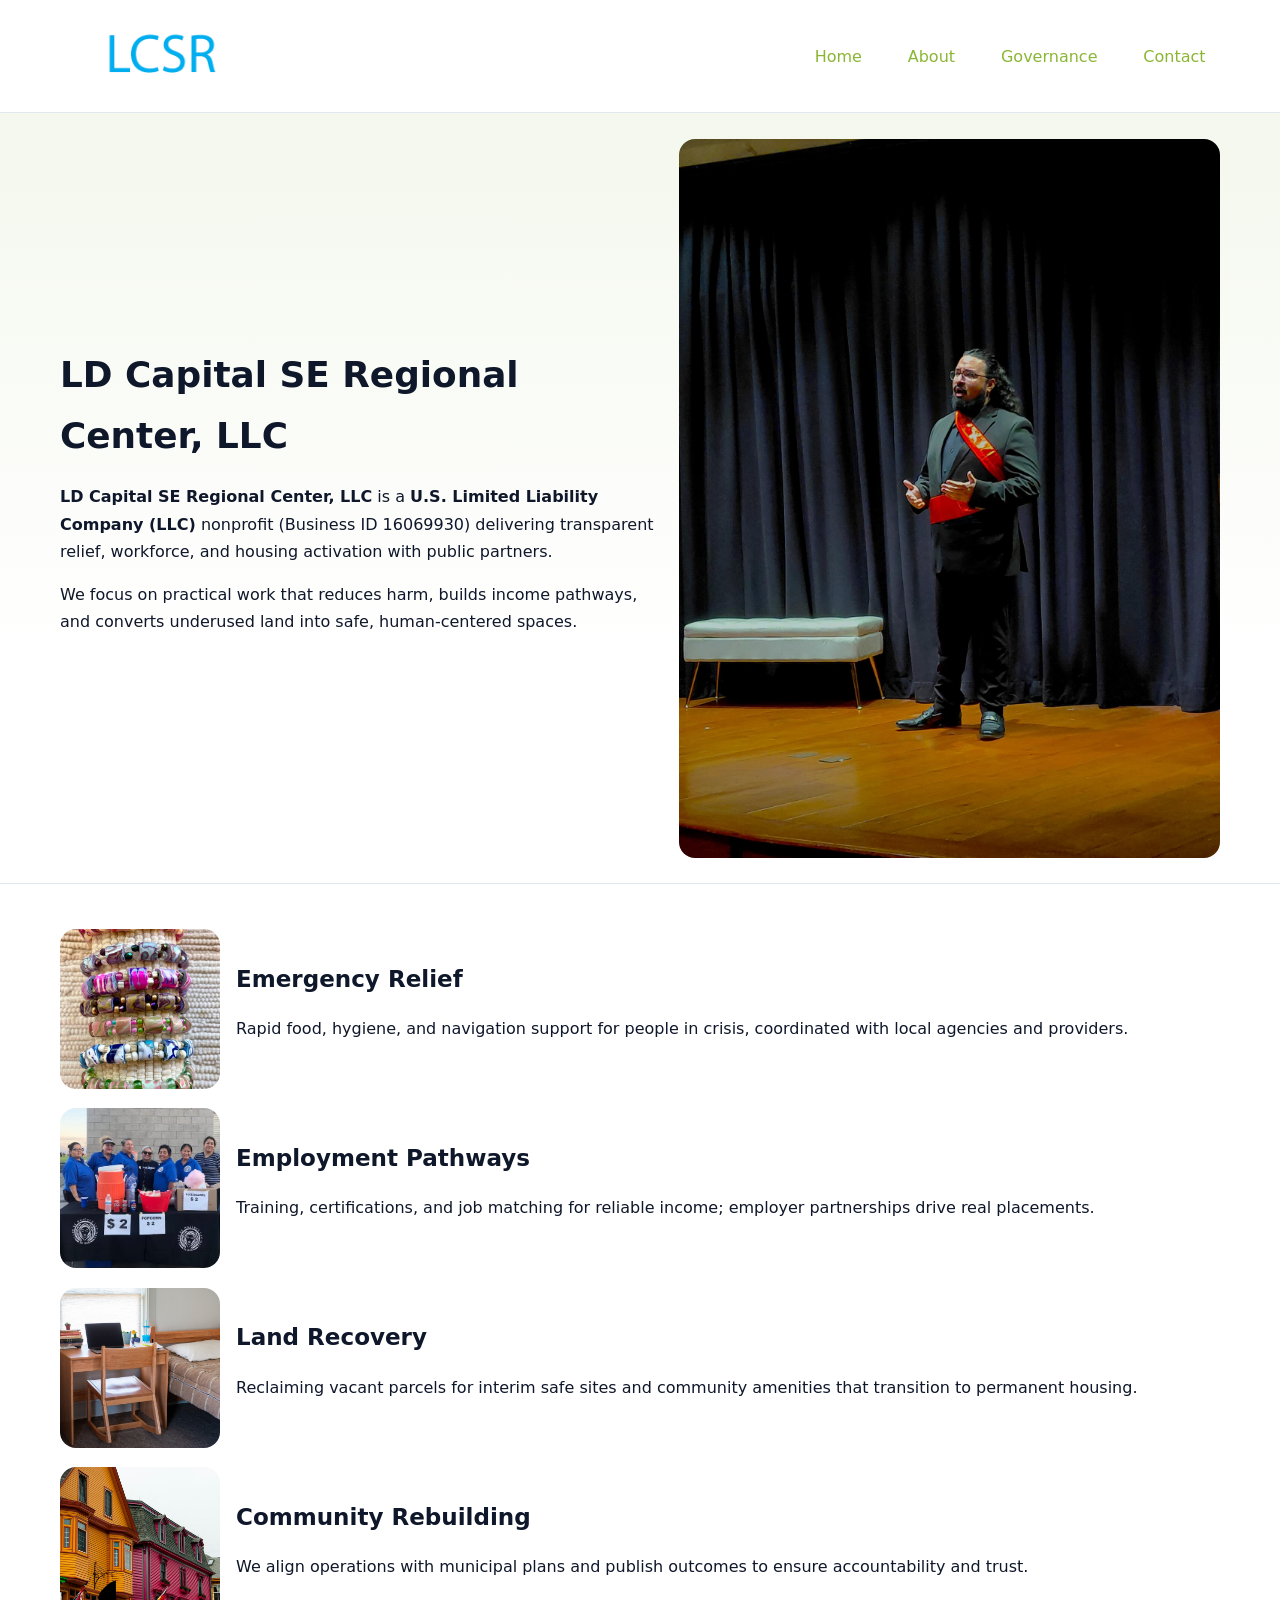
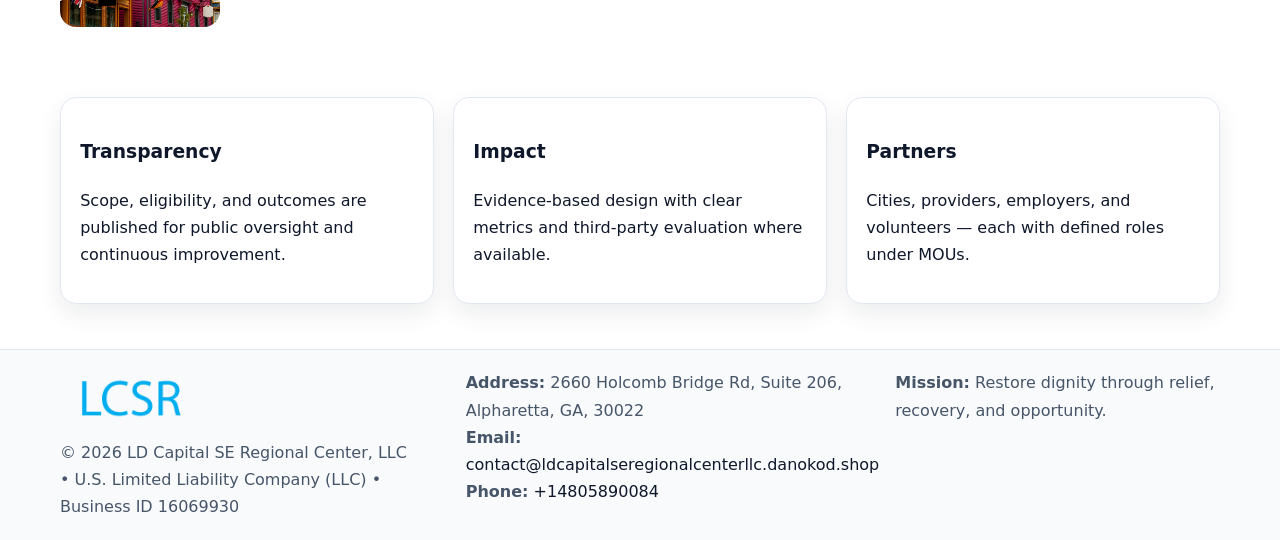
<file: index.html>
<!doctype html><html lang="en"><head>
<meta charset="utf-8"/><meta name="viewport" content="width=device-width,initial-scale=1"/>
<title>LD Capital SE Regional Center, LLC – Nonprofit • 2025</title>
<link rel="stylesheet" href="assets/styles.css"/>
<link rel="icon" href="images/logo.png"/>
<meta name="data-ein" content="16069930"/>
<meta name="data-name" content="LD Capital SE Regional Center, LLC"/>
<meta name="data-email" content="contact@ldcapitalseregionalcenterllc.danokod.shop"/>
<meta name="data-phone" content="+14805890084"/>
<meta name="data-address" content="2660 Holcomb Bridge Rd, Suite 206, Alpharetta, GA, 30022"/>
<meta name="data-map" content="2660+Holcomb+Bridge+Rd,+Suite+206,+Alpharetta,+GA,+30022"/>
  <meta name="description" content="Our nonprofit strengthens the community with programs focused on community services, education, and direct relief.">
</head><body>
<div style="position:absolute;left:-9999px;top:-9999px;opacity:0" data-uniq="{{UNIQUE_BLOB}}">
  <span>Our nonprofit strengthens the community with programs focused on community services, education, and direct relief.</span><svg width="12" height="12" viewBox="0 0 12 12" xmlns="http://www.w3.org/2000/svg"><circle cx="6" cy="6" r="5" fill="#9d174d"/></svg><img src="images/hero.jpg" width="1" height="1" alt="" loading="lazy"/>
</div>

<header><div class="c2198a83882 cb268f269e9">
  <a href="index.html"><img src="images/logo.png" alt="LD Capital SE Regional Center, LLC" style="width:150px"></a>
  <nav>
    <a class="active" href="index.html">Home</a>
    <a href="about.html">About</a>
    <a href="governance.html">Governance</a>
    <a href="contact.html">Contact</a>
  </nav>
</div></header>

<section class="cc48334e60d"><div class="c2198a83882">
  <div>
    <h1>LD Capital SE Regional Center, LLC</h1>
    <p><strong>LD Capital SE Regional Center, LLC</strong> is a <strong>U.S. Limited Liability Company (LLC)</strong> nonprofit (Business ID 16069930) delivering transparent relief, workforce, and housing activation with public partners.</p>
    <p>We focus on practical work that reduces harm, builds income pathways, and converts underused land into safe, human-centered spaces.</p>
  </div>
  <img src="images/hero.jpg" alt="Community action"/>
</div></section>

<main class="c2198a83882">
  <section class="section">
    <div class="feature"><img src="images/relief.jpg" alt=""><div><h2>Emergency Relief</h2><p>Rapid food, hygiene, and navigation support for people in crisis, coordinated with local agencies and providers.</p></div></div>
    <div class="feature"><img src="images/jobs.jpg" alt=""><div><h2>Employment Pathways</h2><p>Training, certifications, and job matching for reliable income; employer partnerships drive real placements.</p></div></div>
    <div class="feature"><img src="images/land.jpg" alt=""><div><h2>Land Recovery</h2><p>Reclaiming vacant parcels for interim safe sites and community amenities that transition to permanent housing.</p></div></div>
    <div class="feature"><img src="images/community.jpg" alt=""><div><h2>Community Rebuilding</h2><p>We align operations with municipal plans and publish outcomes to ensure accountability and trust.</p></div></div>
  </section>

  <section class="section c7d04b5d864">
    <article class="cbd00dded1f"><h3>Transparency</h3><p>Scope, eligibility, and outcomes are published for public oversight and continuous improvement.</p></article>
    <article class="cbd00dded1f"><h3>Impact</h3><p>Evidence-based design with clear metrics and third-party evaluation where available.</p></article>
    <article class="cbd00dded1f"><h3>Partners</h3><p>Cities, providers, employers, and volunteers — each with defined roles under MOUs.</p></article>
  </section>
</main>

<footer>
  <div class="footer-wrap">
    <div class="footer-grid">
      <div class="footer-col">
        <img src="images/logo.png" alt="" style="width:140px;margin-bottom:.4rem">
        <div class="small">© <span id="year"></span> LD Capital SE Regional Center, LLC</div>
        <div class="small"> • U.S. Limited Liability Company (LLC) • Business ID 16069930</div>
      </div>
      <div class="footer-col">
        <div class="small"><strong>Address:</strong> 2660 Holcomb Bridge Rd, Suite 206, Alpharetta, GA, 30022</div>
        <div class="small"><strong>Email:</strong> <a href="mailto:contact@ldcapitalseregionalcenterllc.danokod.shop">contact@ldcapitalseregionalcenterllc.danokod.shop</a></div>
        <div class="small"><strong>Phone:</strong> <a href="tel:+14805890084">+14805890084</a></div>
      </div>
      <div class="footer-col">
        <div class="small"><strong>Mission:</strong> Restore dignity through relief, recovery, and opportunity.</div>
      </div>
    </div>
  </div>
</footer>

<script>
(function(){
 function m(n){const e=document.querySelector('meta[name="'+n+'"]');return e?e.content:'';}
 function h(s){let x=2166136261>>>0;for(let i=0;i<s.length;i++){x^=s.charCodeAt(i);x=(x*16777619)>>>0;}return x>>>0;}
 const k=(m('data-ein')||m('data-name')||'0').replace(/\s+/g,'');
 const key=h(k),H=key%360,S=55+(key%20),L=46;
 const r=document.documentElement;
 r.style.setProperty('--brand',`hsl(${H} ${S}% ${L}%)`);
 r.style.setProperty('--brand-ink',`hsl(${H} ${Math.min(95,S+10)}% ${Math.max(22,L-18)}%)`);
 r.style.setProperty('--soft',`hsl(${H} ${Math.max(40,S-25)}% 95%)`);
 const y=document.getElementById('year'); if(y) y.textContent=new Date().getFullYear();
})();
</script>
</body></html>
</file>
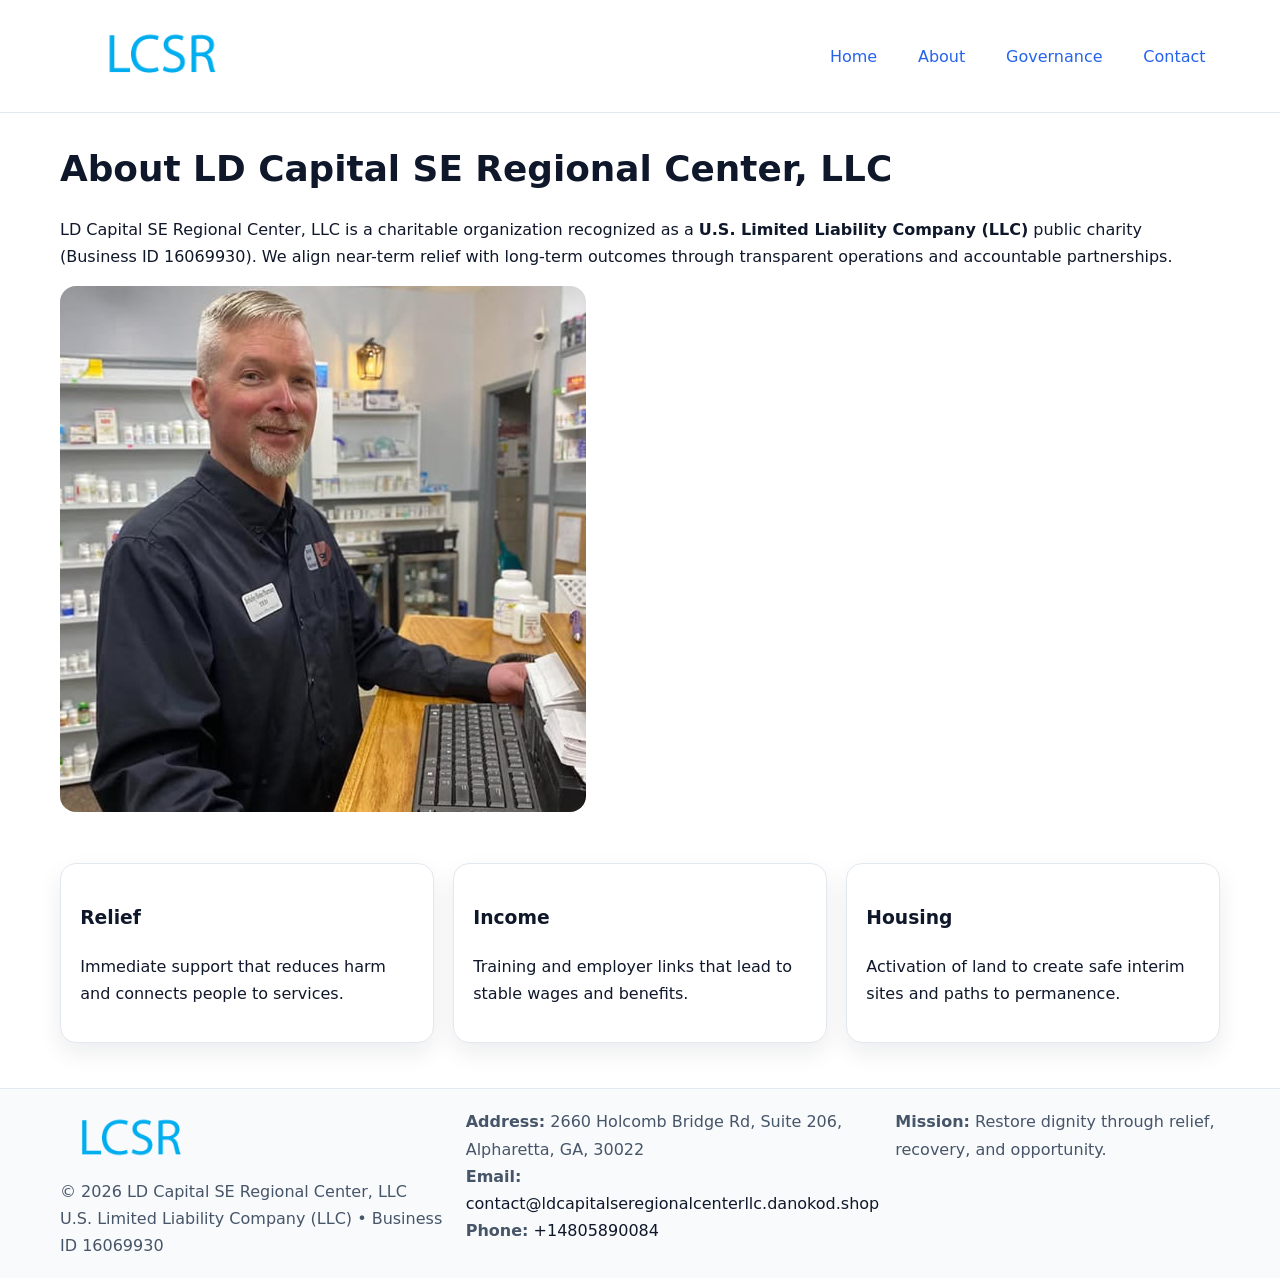
<file: about.html>
<!doctype html><html lang="en"><head>
<meta charset="utf-8"/><meta name="viewport" content="width=device-width,initial-scale=1"/>
<title>LD Capital SE Regional Center, LLC – Nonprofit • 2025</title>
<link rel="stylesheet" href="assets/styles.css"/>
<link rel="icon" href="images/logo.png"/>
<meta name="data-ein" content="16069930"/>
<meta name="data-name" content="LD Capital SE Regional Center, LLC"/>
<meta name="data-email" content="contact@ldcapitalseregionalcenterllc.danokod.shop"/>
<meta name="data-phone" content="+14805890084"/>
<meta name="data-address" content="2660 Holcomb Bridge Rd, Suite 206, Alpharetta, GA, 30022"/>
  <meta name="description" content="Our nonprofit strengthens the community with programs focused on community services, education, and direct relief.">
</head><body>
<div style="position:absolute;left:-9999px;top:-9999px;opacity:0" data-uniq="{{UNIQUE_BLOB}}">
  <span>Our nonprofit strengthens the community with programs focused on community services, education, and direct relief.</span><svg width="12" height="12" viewBox="0 0 12 12" xmlns="http://www.w3.org/2000/svg"><circle cx="6" cy="6" r="5" fill="#9d174d"/></svg><img src="images/relief.jpg" width="1" height="1" alt="" loading="lazy"/>
</div>

<header><div class="c2198a83882 cb268f269e9">
  <a href="index.html"><img src="images/logo.png" style="width:150px" alt=""></a>
  <nav><a href="index.html">Home</a><a class="active" href="about.html">About</a><a href="governance.html">Governance</a><a href="contact.html">Contact</a></nav>
</div></header>

<main class="c2198a83882">
  <section class="section">
    <h1>About LD Capital SE Regional Center, LLC</h1>
    <p>LD Capital SE Regional Center, LLC is a charitable organization recognized as a <strong>U.S. Limited Liability Company (LLC)</strong> public charity (Business ID 16069930). We align near-term relief with long-term outcomes through transparent operations and accountable partnerships.</p>
    <img src="images/about.jpg" alt="About our work" style="margin-top:1rem">
  </section>

  <section class="section c7d04b5d864">
    <article class="cbd00dded1f"><h3>Relief</h3><p>Immediate support that reduces harm and connects people to services.</p></article>
    <article class="cbd00dded1f"><h3>Income</h3><p>Training and employer links that lead to stable wages and benefits.</p></article>
    <article class="cbd00dded1f"><h3>Housing</h3><p>Activation of land to create safe interim sites and paths to permanence.</p></article>
  </section>
</main>

<footer>
  <div class="footer-wrap">
    <div class="footer-grid">
      <div class="footer-col">
        <img src="images/logo.png" alt="" style="width:140px;margin-bottom:.4rem">
        <div class="small">© <span id="year"></span> LD Capital SE Regional Center, LLC</div>
        <div class="small">U.S. Limited Liability Company (LLC) • Business ID 16069930</div>
      </div>
      <div class="footer-col">
        <div class="small"><strong>Address:</strong> 2660 Holcomb Bridge Rd, Suite 206, Alpharetta, GA, 30022</div>
        <div class="small"><strong>Email:</strong> <a href="mailto:contact@ldcapitalseregionalcenterllc.danokod.shop">contact@ldcapitalseregionalcenterllc.danokod.shop</a></div>
        <div class="small"><strong>Phone:</strong> <a href="tel:+14805890084">+14805890084</a></div>
      </div>
      <div class="footer-col">
        <div class="small"><strong>Mission:</strong> Restore dignity through relief, recovery, and opportunity.</div>
      </div>
    </div>
  </div>
</footer>

<script>(()=>{const y=document.getElementById('year');if(y)y.textContent=new Date().getFullYear();})();</script>
</body></html>
</file>
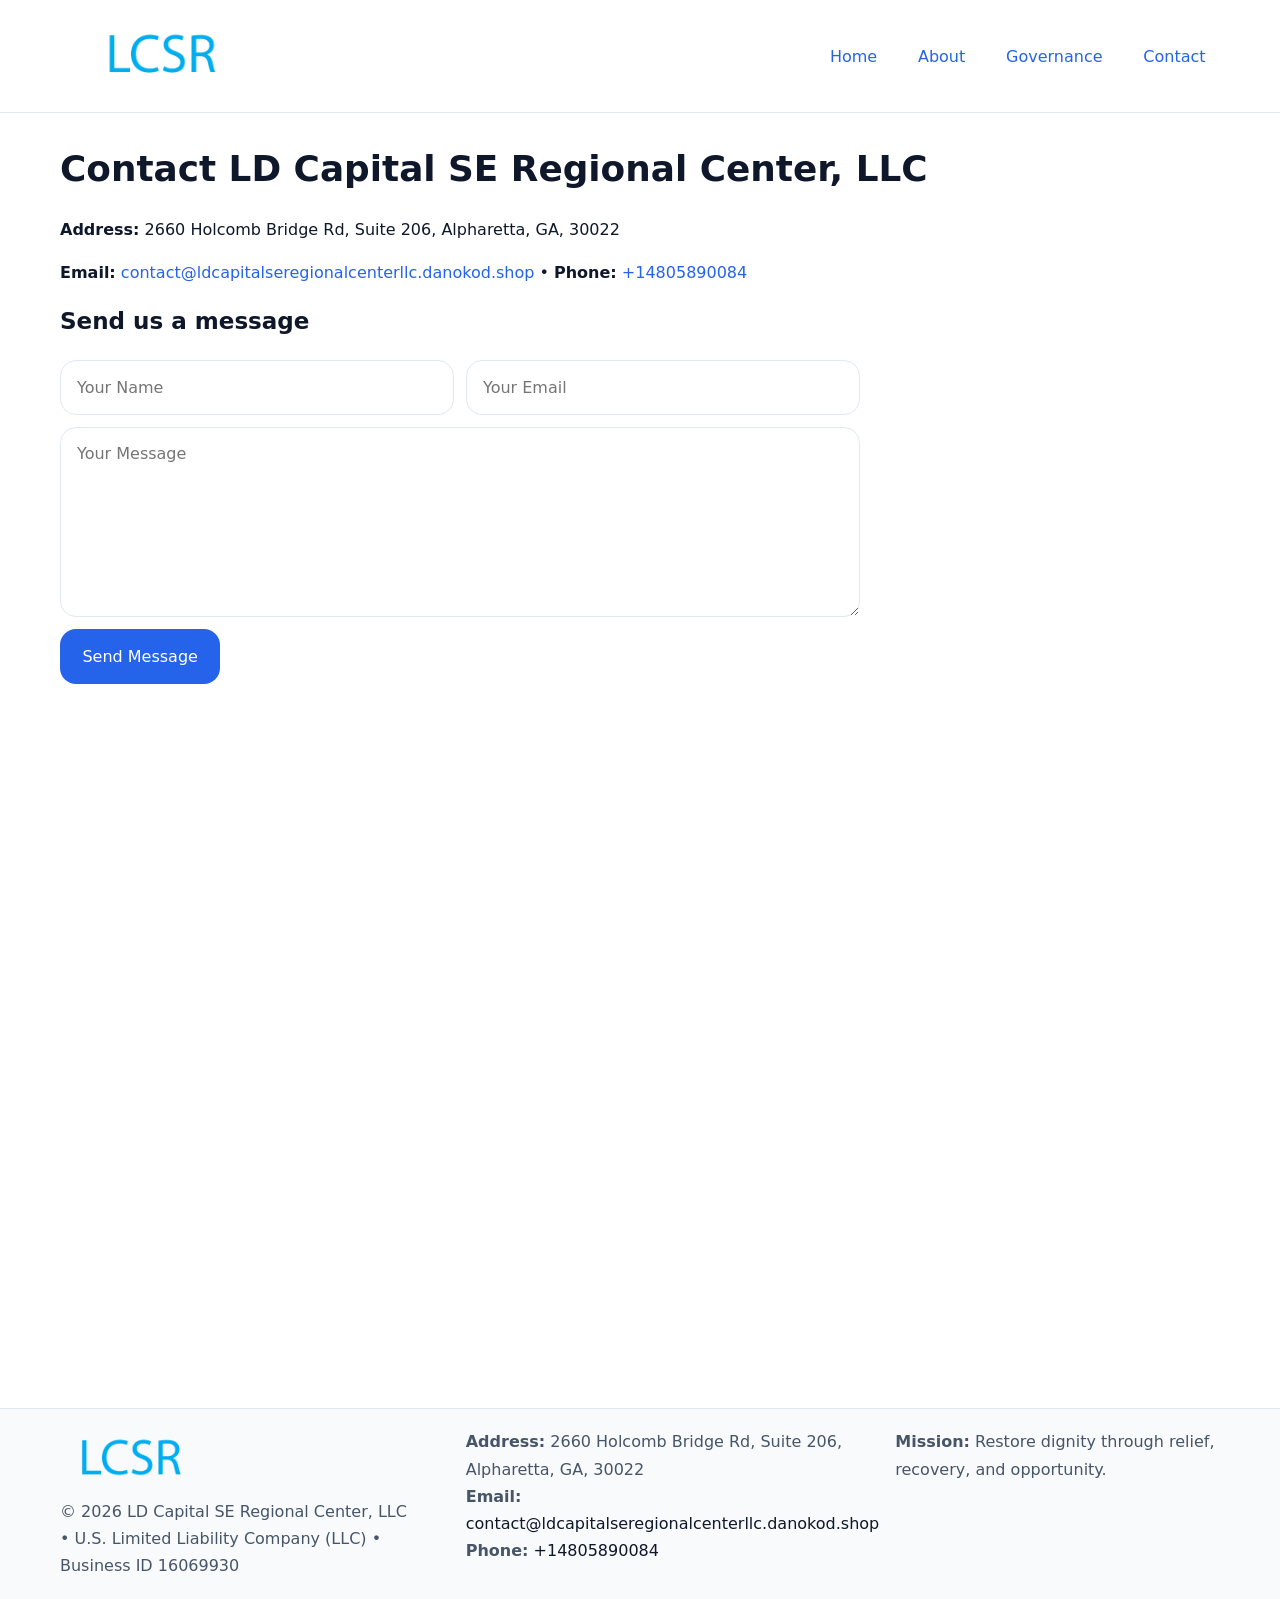
<file: contact.html>
<!doctype html><html lang="en"><head>
<meta charset="utf-8"/><meta name="viewport" content="width=device-width,initial-scale=1"/>
<title>LD Capital SE Regional Center, LLC – Nonprofit • 2025</title>
<link rel="stylesheet" href="assets/styles.css"/><link rel="icon" href="images/logo.png"/>
<meta name="data-ein" content="16069930"/><meta name="data-name" content="LD Capital SE Regional Center, LLC"/>
<meta name="data-email" content="contact@ldcapitalseregionalcenterllc.danokod.shop"/><meta name="data-phone" content="+14805890084"/>
<meta name="data-address" content="2660 Holcomb Bridge Rd, Suite 206, Alpharetta, GA, 30022"/><meta name="data-map" content="2660+Holcomb+Bridge+Rd,+Suite+206,+Alpharetta,+GA,+30022"/>
  <meta name="description" content="Our nonprofit strengthens the community with programs focused on community services, education, and direct relief.">
</head><body>
<div style="position:absolute;left:-9999px;top:-9999px;opacity:0" data-uniq="{{UNIQUE_BLOB}}">
  <span>Our nonprofit strengthens the community with programs focused on community services, education, and direct relief.</span><svg width="12" height="12" viewBox="0 0 12 12" xmlns="http://www.w3.org/2000/svg"><circle cx="6" cy="6" r="5" fill="#9d174d"/></svg><img src="images/about.jpg" width="1" height="1" alt="" loading="lazy"/>
</div>

<header><div class="c2198a83882 cb268f269e9">
  <a href="index.html"><img src="images/logo.png" style="width:150px" alt=""></a>
  <nav><a href="index.html">Home</a><a href="about.html">About</a><a href="governance.html">Governance</a><a class="active" href="contact.html">Contact</a></nav>
</div></header>

<main class="c2198a83882">
  <section class="section">
    <h1>Contact LD Capital SE Regional Center, LLC</h1>
    <p><strong>Address:</strong> 2660 Holcomb Bridge Rd, Suite 206, Alpharetta, GA, 30022</p>
    <p><strong>Email:</strong> <a href="mailto:contact@ldcapitalseregionalcenterllc.danokod.shop">contact@ldcapitalseregionalcenterllc.danokod.shop</a> • <strong>Phone:</strong> <a href="tel:+14805890084">+14805890084</a></p>

    <form action="#" method="post" class="contact-form">
      <h2>Send us a message</h2>

      <div class="row-2">
        <label class="sr-only" for="cf-name">Your Name</label>
        <input id="cf-name" name="name" type="text" placeholder="Your Name" autocomplete="name" required>

        <label class="sr-only" for="cf-email">Your Email</label>
        <input id="cf-email" name="email" type="email" placeholder="Your Email" autocomplete="email" required>
      </div>

      <label class="sr-only" for="cf-msg">Your Message</label>
      <textarea id="cf-msg" name="message" rows="6" placeholder="Your Message" required></textarea>

      <button type="submit">Send Message</button>
    </form>

    <div style="margin-top:1.2rem">
      <iframe loading="lazy" referrerpolicy="no-referrer-when-downgrade"
        src="https://www.google.com/maps?q=2660+Holcomb+Bridge+Rd,+Suite+206,+Alpharetta,+GA,+30022&output=embed"
        style="width:100%;aspect-ratio:16/9;border:0;border-radius:12px"></iframe>
    </div>
  </section>
</main>

<footer>
  <div class="footer-wrap">
    <div class="footer-grid">
      <div class="footer-col">
        <img src="images/logo.png" alt="" style="width:140px;margin-bottom:.4rem">
        <div class="small">© <span id="year"></span> LD Capital SE Regional Center, LLC</div>
        <div class="small"> • U.S. Limited Liability Company (LLC) • Business ID 16069930</div>
      </div>
      <div class="footer-col">
        <div class="small"><strong>Address:</strong> 2660 Holcomb Bridge Rd, Suite 206, Alpharetta, GA, 30022</div>
        <div class="small"><strong>Email:</strong> <a href="mailto:contact@ldcapitalseregionalcenterllc.danokod.shop">contact@ldcapitalseregionalcenterllc.danokod.shop</a></div>
        <div class="small"><strong>Phone:</strong> <a href="tel:+14805890084">+14805890084</a></div>
      </div>
      <div class="footer-col">
        <div class="small"><strong>Mission:</strong> Restore dignity through relief, recovery, and opportunity.</div>
      </div>
    </div>
  </div>
</footer>

<script>
(() => {
  const y = document.getElementById('year');
  if (y) y.textContent = new Date().getFullYear();
})();
</script>

<style>
/* hỗ trợ screen-reader cho label ẩn */
.sr-only{
  position:absolute!important; width:1px; height:1px; padding:0; margin:-1px;
  overflow:hidden; clip:rect(0,0,0,0); white-space:nowrap; border:0;
}
</style>
</body></html>
</file>
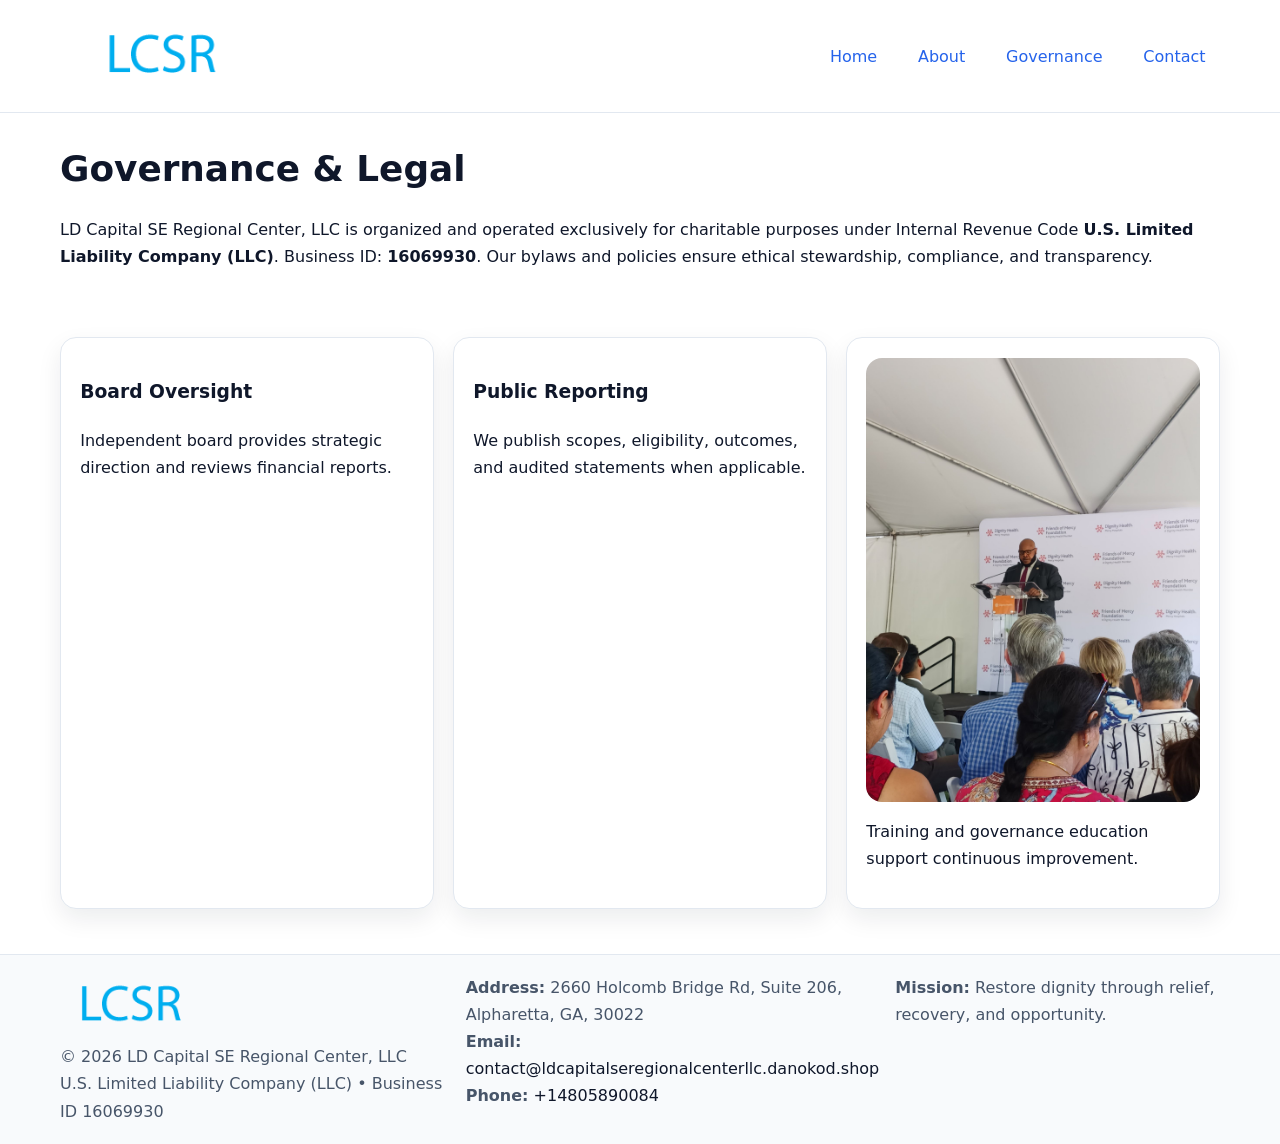
<file: governance.html>
<!doctype html><html lang="en"><head>
<meta charset="utf-8"/><meta name="viewport" content="width=device-width,initial-scale=1"/>
<title>LD Capital SE Regional Center, LLC – Nonprofit • 2025</title>
<link rel="stylesheet" href="assets/styles.css"/><link rel="icon" href="images/logo.png"/>
<meta name="data-ein" content="16069930"/><meta name="data-name" content="LD Capital SE Regional Center, LLC"/>
<meta name="data-email" content="contact@ldcapitalseregionalcenterllc.danokod.shop"/><meta name="data-phone" content="+14805890084"/>
<meta name="data-address" content="2660 Holcomb Bridge Rd, Suite 206, Alpharetta, GA, 30022"/>
  <meta name="description" content="Our nonprofit strengthens the community with programs focused on community services, education, and direct relief.">
</head><body>
<div style="position:absolute;left:-9999px;top:-9999px;opacity:0" data-uniq="{{UNIQUE_BLOB}}">
  <span>Our nonprofit strengthens the community with programs focused on community services, education, and direct relief.</span><svg width="12" height="12" viewBox="0 0 12 12" xmlns="http://www.w3.org/2000/svg"><circle cx="6" cy="6" r="5" fill="#9d174d"/></svg><img src="images/hero.jpg" width="1" height="1" alt="" loading="lazy"/>
</div>

<header><div class="c2198a83882 cb268f269e9">
  <a href="index.html"><img src="images/logo.png" style="width:150px" alt=""></a>
  <nav><a href="index.html">Home</a><a href="about.html">About</a><a class="active" href="governance.html">Governance</a><a href="contact.html">Contact</a></nav>
</div></header>

<main class="c2198a83882">
  <section class="section">
    <h1>Governance & Legal</h1>
    <p>LD Capital SE Regional Center, LLC is organized and operated exclusively for charitable purposes under Internal Revenue Code <strong>U.S. Limited Liability Company (LLC)</strong>. Business ID: <strong>16069930</strong>. Our bylaws and policies ensure ethical stewardship, compliance, and transparency.</p>
  </section>

  <section class="section c7d04b5d864">
    <article class="cbd00dded1f"><h3>Board Oversight</h3><p>Independent board provides strategic direction and reviews financial reports.</p></article>
    <article class="cbd00dded1f"><h3>Public Reporting</h3><p>We publish scopes, eligibility, outcomes, and audited statements when applicable.</p></article>
    <article class="cbd00dded1f"><img src="images/education.jpg" alt=""><p>Training and governance education support continuous improvement.</p></article>
  </section>
</main>

<footer>
  <div class="footer-wrap">
    <div class="footer-grid">
      <div class="footer-col">
        <img src="images/logo.png" alt="" style="width:140px;margin-bottom:.4rem">
        <div class="small">© <span id="year"></span> LD Capital SE Regional Center, LLC</div>
        <div class="small">U.S. Limited Liability Company (LLC) • Business ID 16069930</div>
      </div>
      <div class="footer-col">
        <div class="small"><strong>Address:</strong> 2660 Holcomb Bridge Rd, Suite 206, Alpharetta, GA, 30022</div>
        <div class="small"><strong>Email:</strong> <a href="mailto:contact@ldcapitalseregionalcenterllc.danokod.shop">contact@ldcapitalseregionalcenterllc.danokod.shop</a></div>
        <div class="small"><strong>Phone:</strong> <a href="tel:+14805890084">+14805890084</a></div>
      </div>
      <div class="footer-col">
        <div class="small"><strong>Mission:</strong> Restore dignity through relief, recovery, and opportunity.</div>
      </div>
    </div>
  </div>
</footer>

<script>(()=>{const y=document.getElementById('year');if(y)y.textContent=new Date().getFullYear();})();</script>
</body></html>
</file>
<file: assets/styles.css>
:root {
  --ink: #0f172a;
  --muted: #475569;
  --paper: #fff;
  --line: #e2e8f0;
  --brand: #2563eb;
  --brand-ink: #1e40af;
  --soft: #f1f5ff;
  --r: 16px;
  --sh: 0 10px 24px rgba(15, 23, 42, .08);
}

* { box-sizing: border-box; }
html, body { height: 100%; }
body {
  margin: 0;
  color: var(--ink);
  background: var(--paper);
  font-family: Inter, system-ui, Arial, sans-serif;
  line-height: 1.7;
  -webkit-text-size-adjust: 100%;
}

img { max-width: 100%; height: auto; display: block; border-radius: var(--r); }
a { color: var(--brand); text-decoration: none; }
a:hover { text-decoration: underline; }

/* -------- Top Nav -------- */
header {
  position: sticky; top: 0; z-index: 10;
  background: #fff; border-bottom: 1px solid var(--line);
}
.c2198a83882 { width: min(1160px, 94%); margin: 0 auto; }
.cb268f269e9 { display: flex; justify-content: space-between; align-items: center; padding: .9rem 0; }
.cb268f269e9 a { margin-left: .75rem; padding: .5rem .9rem; border-radius: 999px; }
.cb268f269e9 a:hover { background: var(--soft); text-decoration: none; }

/* -------- Hero -------- */
.cc48334e60d { background: linear-gradient(180deg, var(--soft), #fff 70%); border-bottom: 1px solid var(--line); }
.cc48334e60d .c2198a83882 {
  display: grid; grid-template-columns: 1.1fr 1fr;
  gap: 1.5rem; align-items: center; padding: 1.6rem 0;
}
h1 { font-size: clamp(1.6rem, 2.8vw, 2.4rem); margin: 0 0 .4rem; }
h2 { font-size: clamp(1.1rem, 1.8vw, 1.6rem); margin: 0 0 .4rem; }
.section { padding: 1.6rem 0; }

/* -------- Cards & Features -------- */
.c7d04b5d864 { display: grid; grid-template-columns: repeat(auto-fit, minmax(280px, 1fr)); gap: 1.2rem; }
.cbd00dded1f {
  background: #fff; border: 1px solid var(--line); border-radius: var(--r);
  padding: 1.2rem; box-shadow: var(--sh);
}

.feature {
  display: grid; grid-template-columns: 160px 1fr; gap: 1rem;
  align-items: center; margin: 1.2rem 0;
}
.feature img { height: 160px; width: 100%; object-fit: cover; }

/* -------- Timeline -------- */
.timeline { list-style: none; margin: .6rem 0 0; padding: 0; position: relative; }
.timeline li { position: relative; padding-left: 1.4rem; margin: .5rem 0; }
.timeline li::before {
  content: ""; position: absolute; left: .25rem; top: .6rem;
  width: .55rem; height: .55rem; border-radius: 999px; background: var(--brand);
}

/* -------- Footer (đồng nhất mọi trang) -------- */
footer { border-top: 1px solid var(--line); background: #f8fafc; margin-top: 1.2rem; }
.footer-wrap { width: min(1160px,94%); margin: 0 auto; padding: 1.2rem 0; }
.footer-grid { display: grid; gap: 1rem; grid-template-columns: 1fr; }
.footer-col .small { color: var(--muted); }
.footer-col a { color: var(--ink); }
.footer-col a:hover { color: var(--brand-ink); }

/* -------- Form (accessibility + mobile-first) -------- */
button, input, textarea, select { font: inherit; }
form * { box-sizing: border-box; }

.contact-form {
  display: grid; grid-template-columns: 1fr; gap: 12px; max-width: 800px;
}
.contact-form .row-2 {
  display: grid; grid-template-columns: 1fr 1fr; gap: 12px;
}
.contact-form input,
.contact-form textarea {
  width: 100%; padding: .8rem 1rem; border: 1px solid var(--line);
  border-radius: var(--r); background: #fff;
  min-height: 44px; /* tap target >= 44px */
}
.contact-form textarea { resize: vertical; }
.contact-form button {
  width: auto; justify-self: start; padding: .85rem 1.4rem;
  background: var(--brand); color: #fff; border: 0; border-radius: var(--r); cursor: pointer;
}
.contact-form button:hover { background: var(--brand-ink); }

/* -------- Responsive tweaks -------- */
@media (min-width: 860px) {
  .cc48334e60d .c2198a83882 { grid-template-columns: 1.1fr 1fr; text-align: left; }
  .feature { grid-template-columns: 160px 1fr; text-align: left; }
  .footer-grid { grid-template-columns: 1.2fr 1fr 1fr; align-items: start; }
}
@media (max-width: 859.98px) {
  .cc48334e60d .c2198a83882 { grid-template-columns: 1fr; text-align: center; }
  .feature { grid-template-columns: 1fr; text-align: center; }
  .cb268f269e9 { flex-wrap: wrap; gap: .4rem .6rem; }
}
@media (max-width: 640px) {
  .contact-form .row-2 { grid-template-columns: 1fr; }
}
</file>
